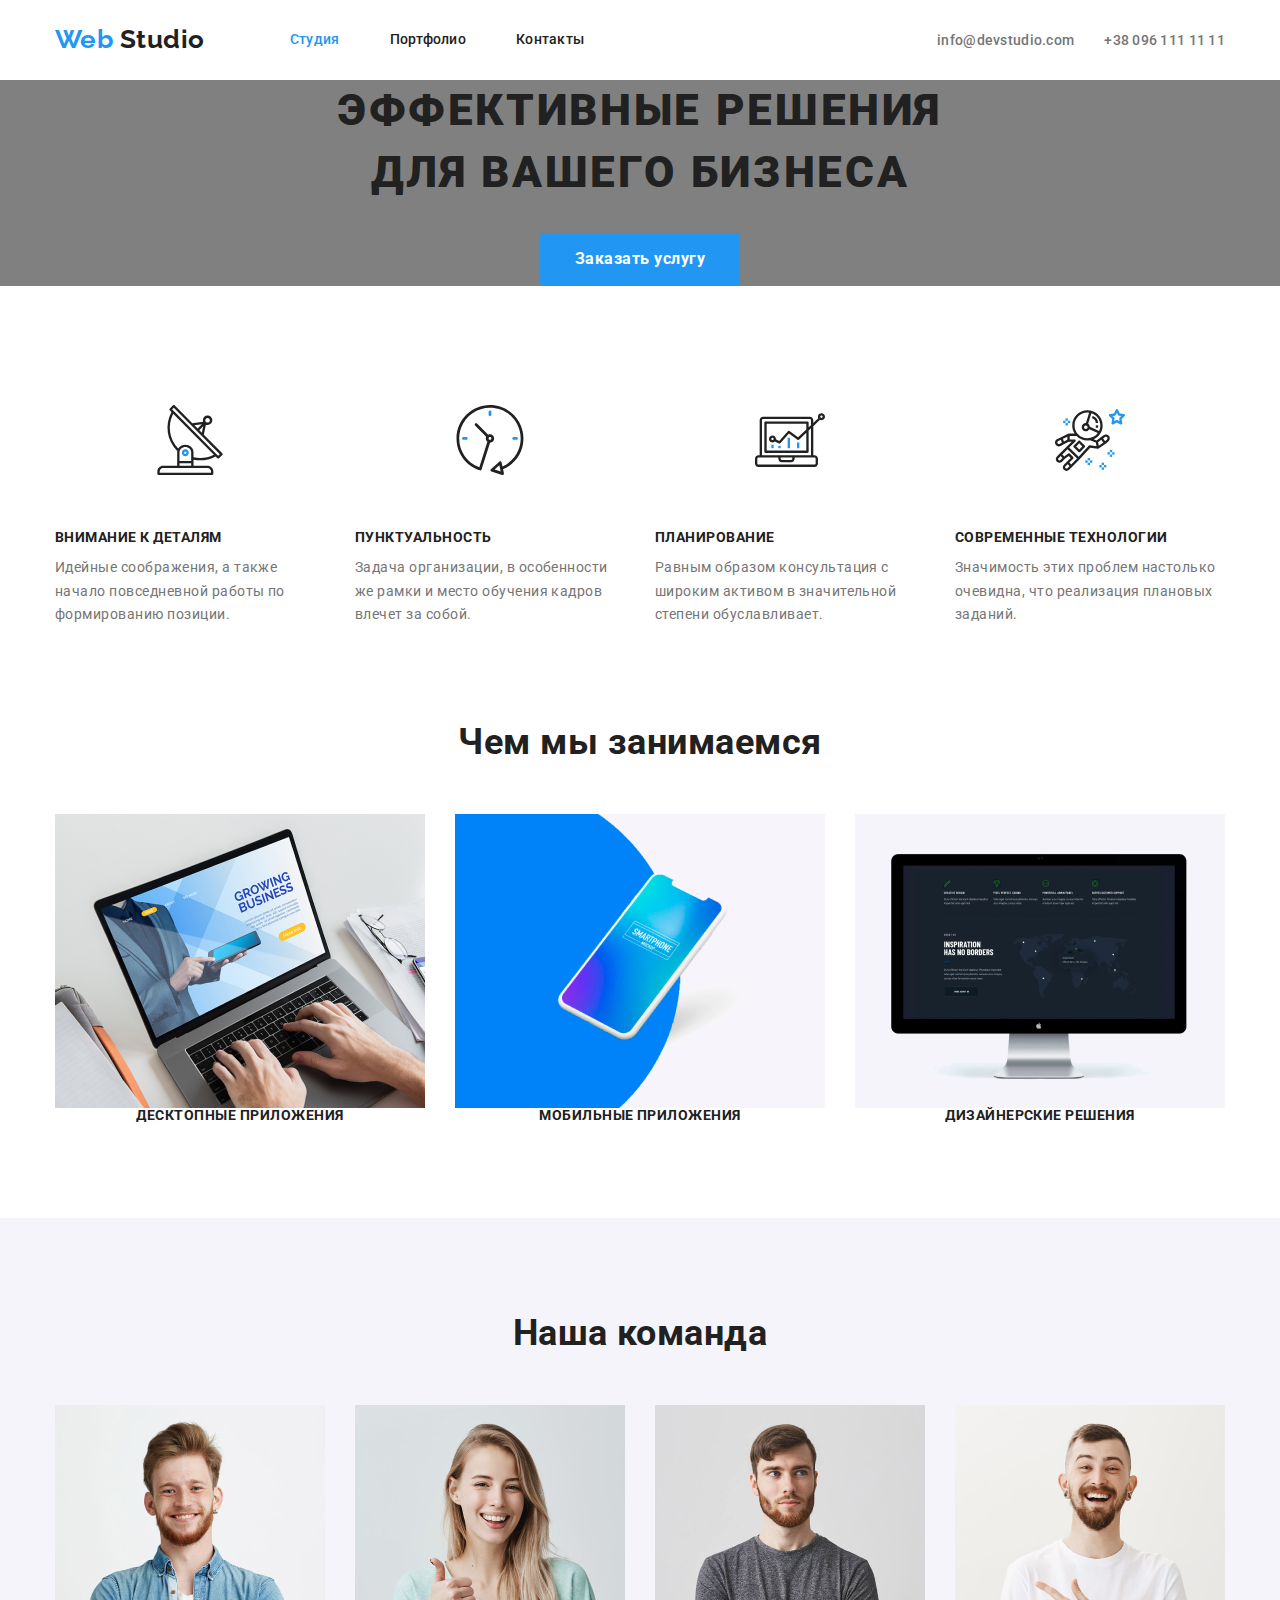
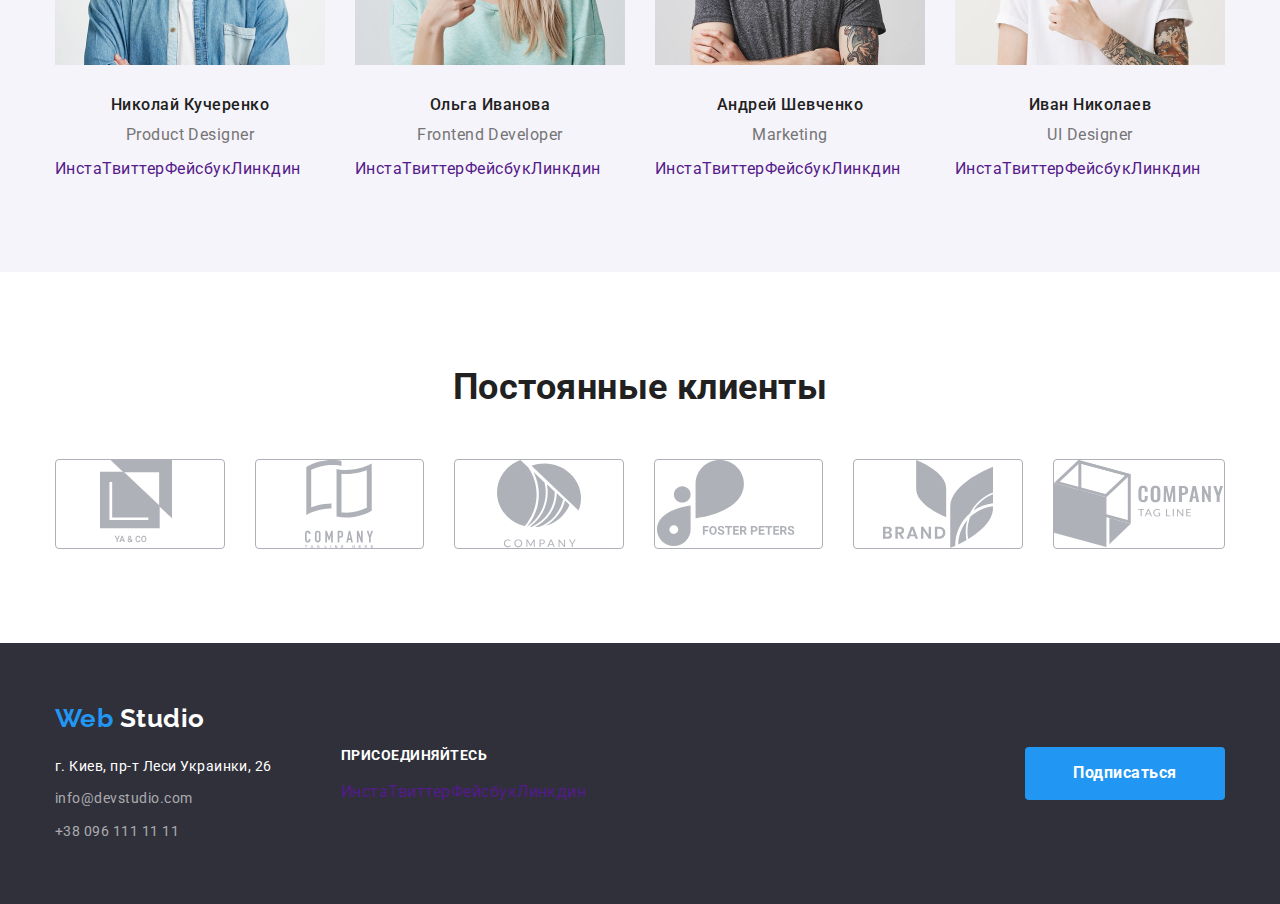
<file: index.html>
<!DOCTYPE html>
<html lang="ru">
  <head>
    <meta charset="UTF-8" />
    <meta name="viewport" content="width=device-width, initial-scale=1.0" />
    <title>Document</title>
    <link
      href="https://fonts.googleapis.com/css2?family=Raleway:wght@700&family=Roboto:wght@400;500;700;900&display=swap"
      rel="stylesheet"
    />
    <link
      rel="stylesheet"
      href="https://cdnjs.cloudflare.com/ajax/libs/modern-normalize/0.7.0/modern-normalize.min.css"
    />
    <link rel="stylesheet" href="./css/styles.css" />
  </head>
  <body class="page">
    <!--Шапка сайт-->
    <header class="header">
      <div class="container">
        <div class="flex-container">
          <nav class="flexbox-nav">
            <a href="./index.html" class="logo head">
              <span class="logo-blue">Web</span>
              <span class="logo-black">Studio</span>
            </a>
            <ul class="site-nav list">
              <li class="item">
                <a href="" class="link current">Студия</a>
              </li>
              <li class="item">
                <a href="./portfolio.html" class="link">Портфолио</a>
              </li>
              <li class="item">
                <a href="" class="link">Контакты</a>
              </li>
            </ul>
          </nav>
          <ul class="contact-nav list">
            <li class="item">
              <a href="mailto:info@devstudio.com" class="link"
                >info@devstudio.com</a
              >
            </li>
            <li class="item">
              <a href="tel:+380961111111" class="link">+38 096 111 11 11</a>
            </li>
          </ul>
        </div>
      </div>
    </header>
    <main>
      <!--Герой-->
      <section class="hero">
        <div>
          <h1 class="hero-title">
            Эффективные решения <br />
            для вашего бизнеса
          </h1>
          <a href="" class="button">Заказать услугу</a>
        </div>
      </section>
      <!--Наши фишки-->
      <section class="section fishki">
        <div class="container">
          <h2 class="section-title visually-hidden">Наши фишки</h2>
          <ul class="list-benefits list">
            <li class="item flex">
              <a href="" class="benefits-link">
                <img
                  src="./img-main/antenna1.svg"
                  alt="антена"
                  class="benefits-img"
                />
              </a>
              <h3 class="benefits-title">Внимание к деталям</h3>
              <p class="benefits-text">
                Идейные соображения, а также начало повседневной работы по
                формированию позиции.
              </p>
            </li>
            <li class="item flex">
              <a href="" class="benefits-link">
                <img
                  src="./img-main/clock1.svg"
                  alt="часы"
                  class="benefits-img"
                />
              </a>
              <h3 class="benefits-title">Пунктуальность</h3>
              <p class="benefits-text">
                Задача организации, в особенности же рамки и место обучения
                кадров влечет за собой.
              </p>
            </li>
            <li class="item flex">
              <a href="" class="benefits-link">
                <img
                  src="./img-main/diagram1.svg"
                  alt="диаграмма"
                  class="benefits-img"
                />
              </a>
              <h3 class="benefits-title">Планирование</h3>
              <p class="benefits-text">
                Равным образом консультация с широким активом в значительной
                степени обуславливает.
              </p>
            </li>
            <li class="item flex">
              <a href="" class="benefits-link">
                <img
                  src="./img-main/astronaut1.svg"
                  alt="астронавт"
                  class="benefits-img"
                />
              </a>
              <h3 class="benefits-title">Современные технологии</h3>
              <p class="benefits-text">
                Значимость этих проблем настолько очевидна, что реализация
                плановых заданий.
              </p>
            </li>
          </ul>
        </div>
      </section>
      <!--Чем мы занимаемся-->
      <section class="section">
        <div class="container">
          <h2 class="section-title">Чем мы занимаемся</h2>
          <ul class="job-title list flex">
            <li class="job-item flex">
              <a href="">
                <img src="./img-main/Laptop.png" alt="компьтер" width="370" />
              </a>
              <h3>Десктопные приложения</h3>
            </li>
            <li class="job-item flex">
              <a href="">
                <img src="./img-main/mobile.png" alt="мобильный" width="370" />
              </a>
              <h3>Мобильные приложения</h3>
            </li>
            <li class="job-item flex">
              <a href="">
                <img src="./img-main/PC.png" alt="монитор" width="370" />
              </a>
              <h3>Дизайнерские решения</h3>
            </li>
          </ul>
        </div>
      </section>
      <!--Наша команда-->
      <section class="section bg">
        <div class="container">
          <h2 class="section-title">Наша команда</h2>
          <ul class="our-team list flex">
            <li class="item flex">
              <img src="./img-main/kolya.jpg" alt="фото" width="270" />
              <div class="team-container">
                <h3>Николай Кучеренко</h3>
                <p lang="eu" class="team-text">Product Designer</p>
                <ul class="social-link list">
                  <li><a href="" aria-label="Instagram">Инста</a></li>
                  <li><a href="" aria-label="Twitter">Твиттер</a></li>
                  <li><a href="" aria-label="Facebook">Фейсбук</a></li>
                  <li><a href="" aria-label="Linkedin">Линкдин</a></li>
                </ul>
              </div>
            </li>

            <li class="item flex">
              <img src="./img-main/olga.jpg" alt="фото" width="270" />
              <div class="team-container">
                <h3>Ольга Иванова</h3>
                <p lang="eu" class="team-text">Frontend Developer</p>
                <ul class="social-link list">
                  <li><a href="" aria-label="Instagram">Инста</a></li>
                  <li><a href="" aria-label="Twitter">Твиттер</a></li>
                  <li><a href="" aria-label="Facebook">Фейсбук</a></li>
                  <li><a href="" aria-label="Linkedin">Линкдин</a></li>
                </ul>
              </div>
            </li>
            <li class="item flex">
              <img src="./img-main/andre.jpg" alt="фото" width="270" />
              <div class="team-container">
                <h3>Андрей Шевченко</h3>
                <p lang="eu" class="team-text">Marketing</p>
                <ul class="social-link list">
                  <li><a href="" aria-label="Instagram">Инста</a></li>
                  <li><a href="" aria-label="Twitter">Твиттер</a></li>
                  <li><a href="" aria-label="Facebook">Фейсбук</a></li>
                  <li><a href="" aria-label="Linkedin">Линкдин</a></li>
                </ul>
              </div>
            </li>
            <li class="item flex">
              <img src="./img-main/ivan.jpg" alt="фото" width="270" />
              <div class="team-container">
                <h3>Иван Николаев</h3>
                <p lang="eu" class="team-text">UI Designer</p>
                <ul class="social-link list">
                  <li><a href="" aria-label="Instagram">Инста</a></li>
                  <li><a href="" aria-label="Twitter">Твиттер</a></li>
                  <li><a href="" aria-label="Facebook">Фейсбук</a></li>
                  <li><a href="" aria-label="Linkedin">Линкдин</a></li>
                </ul>
              </div>
            </li>
          </ul>
        </div>
      </section>
      <!--Постоянные клиенты-->
      <section class="section">
        <div class="container">
          <h2 class="section-title">Постоянные клиенты</h2>
          <ul class="clients list flexbox">
            <li class="clients-item">
              <a href="" class="clients-link">
                <img
                  src="./img-main/logo1.svg"
                  alt="лого компании"
                  class="clients-img"
                />
              </a>
            </li>
            <li class="clients-item">
              <a href="" class="clients-link">
                <img
                  src="./img-main/logo2.svg"
                  alt="лого компании"
                  class="clients-img"
                />
              </a>
            </li>
            <li class="clients-item">
              <a href="" class="clients-link">
                <img
                  src="./img-main/logo3.svg"
                  alt="лого компании"
                  class="clients-img"
                />
              </a>
            </li>
            <li class="clients-item">
              <a href="" class="clients-link">
                <img
                  src="./img-main/logo4.svg"
                  alt="лого компании"
                  class="clients-img"
                />
              </a>
            </li>
            <li class="clients-item">
              <a href="" class="clients-link">
                <img
                  src="./img-main/logo5.svg"
                  alt="лого компании"
                  class="clients-img"
                />
              </a>
            </li>
            <li class="clients-item">
              <a href="" class="clients-link">
                <img
                  src="./img-main/logo6.svg"
                  alt="лого компании"
                  class="clients-img"
                />
              </a>
            </li>
          </ul>
        </div>
      </section>
    </main>
    <!--Футер-->
    <footer class="foot-style">
      <div class="container footer-flex">
        <div class="adress foot-item">
          <a href="./index.html" class="logo footer">
            <span class="logo-blue">Web</span>
            <span class="logo-white">Studio</span>
          </a>
          <address>
            <ul class="list contacts">
              <li class="adr">г. Киев, пр-т Леси Украинки, 26</li>
              <li>
                <a href="mailto:info@devstudio.com" class="link"
                  >info@devstudio.com</a
                >
              </li>
              <li>
                <a href="tel:+380961111111" class="link">+38 096 111 11 11</a>
              </li>
            </ul>
          </address>
        </div>

        <div class="foot-item social">
          <b>присоединяйтесь</b>
          <ul class="social-link list">
            <li><a href="" aria-label="Instagram">Инста</a></li>
            <li><a href="" aria-label="Twitter">Твиттер</a></li>
            <li><a href="" aria-label="Facebook">Фейсбук</a></li>
            <li><a href="" aria-label="Linkedin">Линкдин</a></li>
          </ul>
        </div>
        <div class="foot-item subscribe">
          <a href="" class="button">Подписаться</a>
        </div>
      </div>
    </footer>
  </body>
</html>
</file>
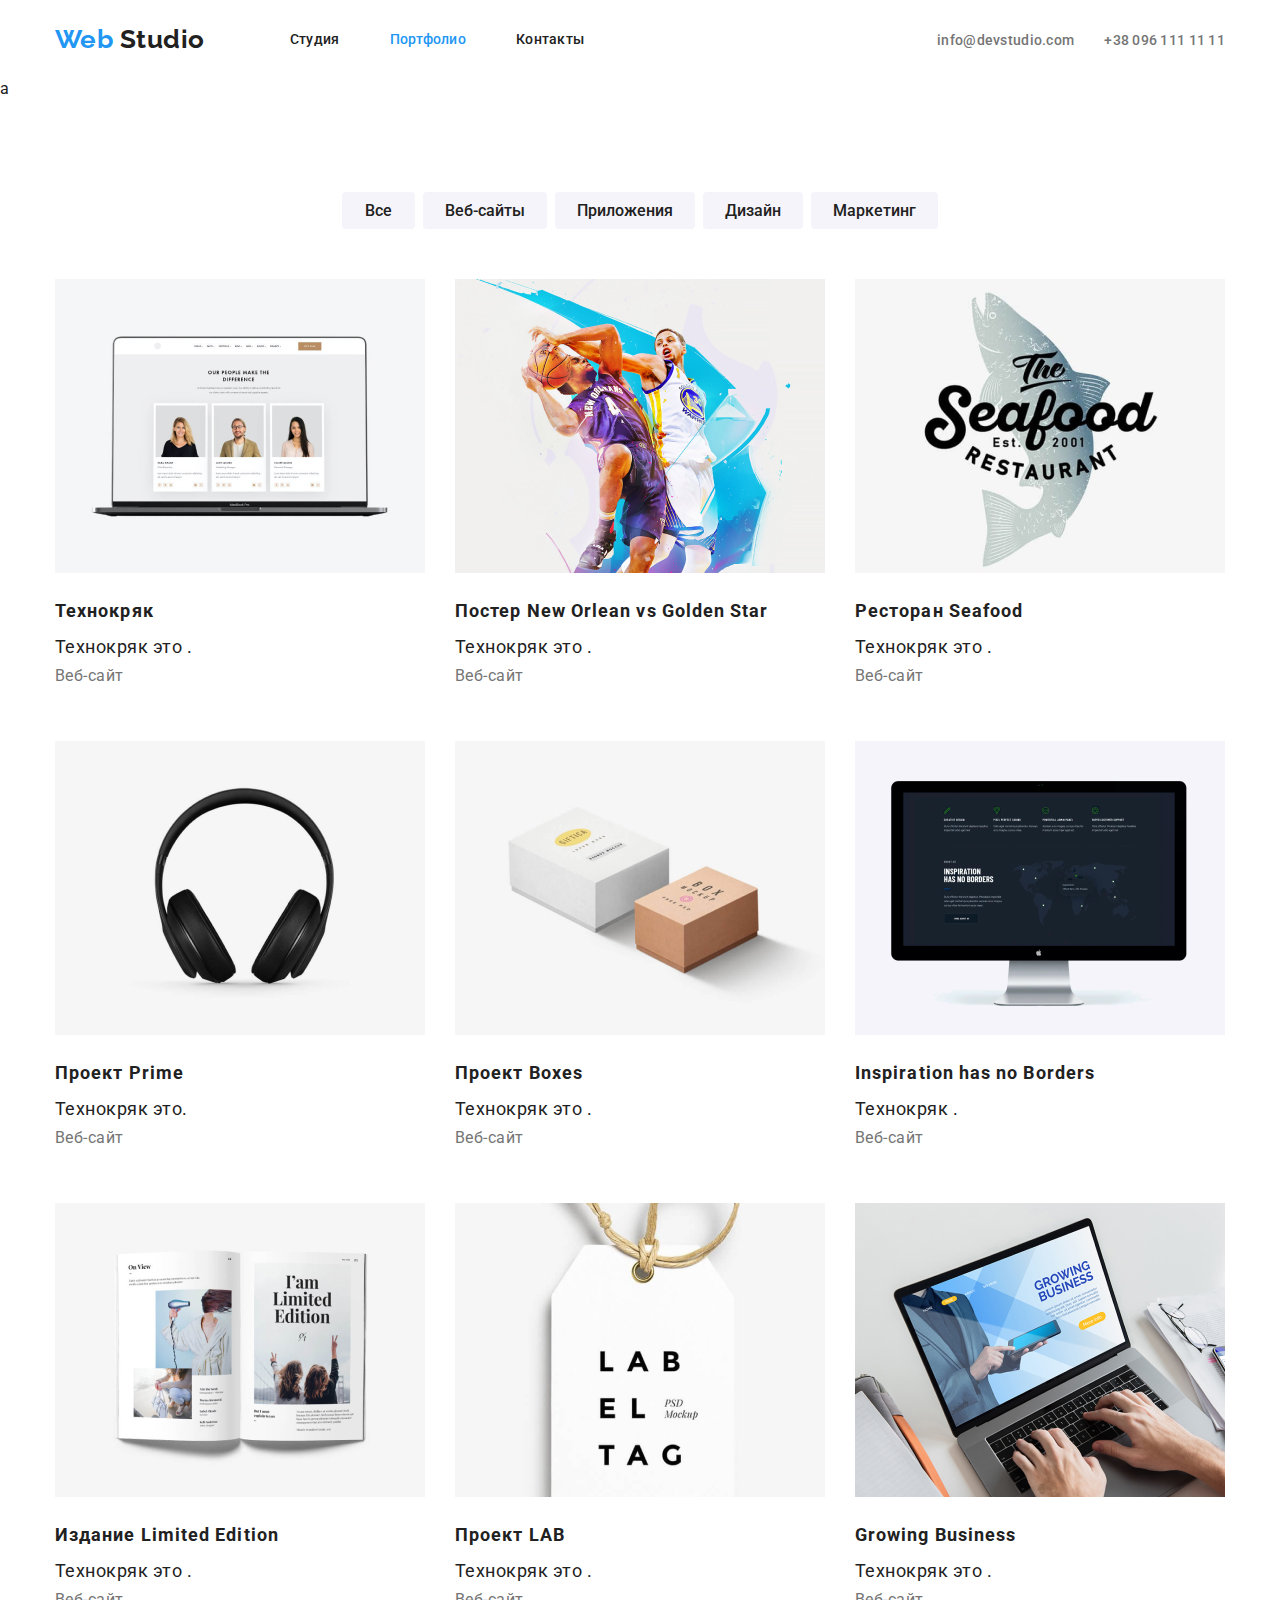
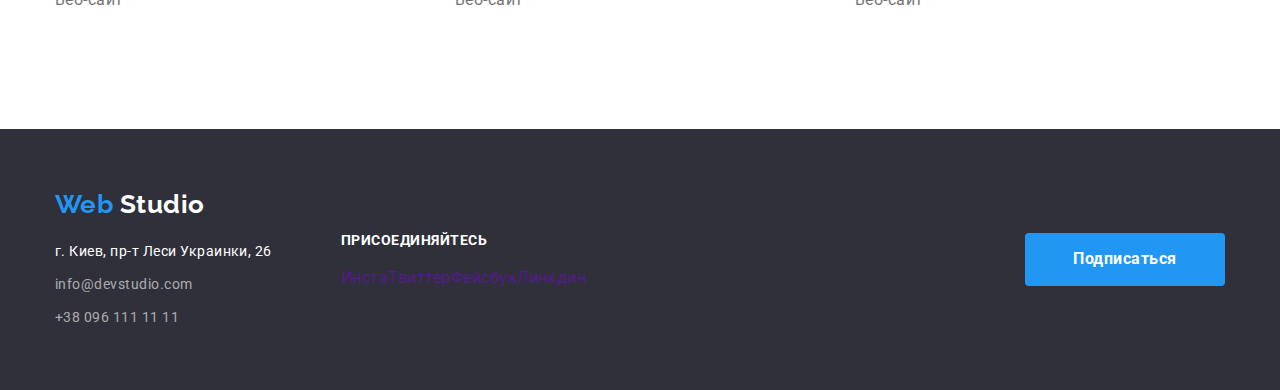
<file: portfolio.html>
<!DOCTYPE html>
<html lang="ru">
  <head>
    <meta charset="UTF-8" />
    <meta name="viewport" content="width=device-width, initial-scale=1.0" />
    <title>Document</title>
    <link
      href="https://fonts.googleapis.com/css2?family=Raleway:wght@700&family=Roboto:wght@400;500;700;900&display=swap"
      rel="stylesheet"
    />
    <link
      rel="stylesheet"
      href="https://cdnjs.cloudflare.com/ajax/libs/modern-normalize/0.7.0/modern-normalize.min.css"
    />
    <link rel="stylesheet" href="./css/styles.css" />
  </head>

  <body class="page">
    <!--Шапка сайт-->
    <header class="header">
      <div class="container">
        <div class="flex-container">
          <nav class="flexbox-nav">
            <a href="./index.html" class="logo head">
              <span class="logo-blue">Web</span>
              <span class="logo-black">Studio</span>
            </a>
            <ul class="site-nav list">
              <li class="item">
                <a href="./index.html" class="link">Студия</a>
              </li>
              <li class="item">
                <a href="" class="link current">Портфолио</a>
              </li>
              <li class="item">
                <a href="" class="link">Контакты</a>
              </li>
            </ul>
          </nav>
          <ul class="contact-nav list">
            <li class="item">
              <a href="mailto:info@devstudio.com" class="link"
                >info@devstudio.com</a
              >
            </li>
            <li class="item">
              <a href="tel:+380961111111" class="link">+38 096 111 11 11</a>
            </li>
          </ul>
        </div>
      </div>
    </header>
    <!-- main container -->
    <main>
      a
      <!-- Портфолио -->
      <section class="portfolio-section">
        <div class="container">
          <h1 class="visually-hidden">Портфолио Товаров</h1>
          <!-- menu -->
          <div class="menu-container">
            <ul class="nav menu list">
              <li class="nav-item list">
                <button class="nav-titel">Все</button>
              </li>
              <li class="nav-item list">
                <button class="nav-titel">Веб-сайты</button>
              </li>
              <li class="nav-item list">
                <button class="nav-titel">Приложения</button>
              </li>
              <li class="nav-item list">
                <button class="nav-titel">Дизайн</button>
              </li>
              <li class="nav-item list">
                <button class="nav-titel">Маркетинг</button>
              </li>
            </ul>
          </div>

          <!-- Виды продуктов-->

          <h2 class="visually-hidden">Виды продуктов</h2>
          <ul class="flex product list">
            <li class="flex list-item">
              <a href="" class="">
                <img
                  src="./img-portfolio/technokryak.jpg"
                  alt="laptop screen"
                />
                <div class="product-container">
                  <h3 class="work-titel">Технокряк</h3>
                  <p>
                    <span>Технокряк это .</span>
                  </p>
                  <p class="work-text">Веб-сайт</p>
                </div>
              </a>
            </li>
            <li class="flex list-item">
              <a href="" class="">
                <img
                  src="./img-portfolio/basketboll.jpg"
                  alt="basketboll players"
                />
                <div class="product-container">
                  <h3 class="work-titel">Постер New Orlean vs Golden Star</h3>
                  <p>
                    <span>Технокряк это .</span>
                  </p>
                  <p class="work-text">Веб-сайт</p>
                </div>
              </a>
            </li>
            <li class="flex list-item">
              <a href="" class="">
                <img src="./img-portfolio/seafood.jpg" alt="fish" />
                <div class="product-container">
                  <h3 class="work-titel">Ресторан Seafood</h3>
                  <p>
                    <span>Технокряк это .</span>
                  </p>
                  <p class="work-text">Веб-сайт</p>
                </div>
              </a>
            </li>
            <li class="flex list-item">
              <a href="" class="">
                <img src="./img-portfolio/headset.jpg" alt="headset" />
                <div class="product-container">
                  <h3 class="work-titel">Проект Prime</h3>
                  <p>
                    <span>Технокряк это.</span>
                  </p>
                  <p class="work-text">Веб-сайт</p>
                </div>
              </a>
            </li>
            <li class="flex list-item">
              <a href="" class="">
                <img src="./img-portfolio/boxes.jpg" alt="boxes" />
                <div class="product-container">
                  <h3 class="work-titel">Проект Boxes</h3>
                  <p>
                    <span>Технокряк это .</span>
                  </p>
                  <p class="work-text">Веб-сайт</p>
                </div>
              </a>
            </li>
            <li class="flex list-item">
              <a href="" class="">
                <img src="./img-portfolio/imac.jpg" alt="imac screen" />
                <div class="product-container">
                  <h3 class="work-titel">Inspiration has no Borders</h3>
                  <p>
                    <span>Технокряк .</span>
                  </p>
                  <p class="work-text">Веб-сайт</p>
                </div>
              </a>
            </li>
            <li class="flex list-item">
              <a href="" class="">
                <img src="./img-portfolio/magazine.jpg" alt="magazine" />
                <div class="product-container">
                  <h3 class="work-titel">Издание Limited Edition</h3>
                  <p>
                    <span>Технокряк это .</span>
                  </p>
                  <p class="work-text">Веб-сайт</p>
                </div>
              </a>
            </li>
            <li class="flex list-item">
              <a href="" class="">
                <img src="./img-portfolio/label.jpg" alt="label" />
                <div class="product-container">
                  <h3 class="work-titel">Проект LAB</h3>
                  <p>
                    <span>Технокряк это .</span>
                  </p>
                  <p class="work-text">Веб-сайт</p>
                </div>
              </a>
            </li>
            <li class="flex list-item">
              <a href="" class="">
                <img src="./img-portfolio/macpro.jpg" alt="mac laptop" />
                <div class="product-container">
                  <h3 class="work-titel">Growing Business</h3>
                  <p>
                    <span>Технокряк это .</span>
                  </p>
                  <p class="work-text">Веб-сайт</p>
                </div>
              </a>
            </li>
          </ul>
        </div>
      </section>
    </main>

    <!-- Футер -->
    <footer class="foot-style">
      <div class="container footer-flex">
        <div class="adress foot-item">
          <a href="./index.html" class="logo footer">
            <span class="logo-blue">Web</span>
            <span class="logo-white">Studio</span>
          </a>
          <address>
            <ul class="list contacts">
              <li class="adr">г. Киев, пр-т Леси Украинки, 26</li>
              <li>
                <a href="mailto:info@devstudio.com" class="link"
                  >info@devstudio.com</a
                >
              </li>
              <li>
                <a href="tel:+380961111111" class="link">+38 096 111 11 11</a>
              </li>
            </ul>
          </address>
        </div>

        <div class="foot-item social">
          <b>присоединяйтесь</b>
          <ul class="social-link list">
            <li><a href="" aria-label="Instagram">Инста</a></li>
            <li><a href="" aria-label="Twitter">Твиттер</a></li>
            <li><a href="" aria-label="Facebook">Фейсбук</a></li>
            <li><a href="" aria-label="Linkedin">Линкдин</a></li>
          </ul>
        </div>
        <div class="foot-item subscribe">
          <a href="" class="button">Подписаться</a>
        </div>
      </div>
    </footer>
  </body>
</html>
</file>
<file: css/styles.css>
/* основной цвет #212121 */
/* вторичный цвет #757575 */
/* акцент  #2196F3 */
/* вторичный цвет фона #F5F4FA */
/* цвет фона подвала #2F303A */

html {
  box-sizing: border-box;
}

*,
*::before,
*::after {
  box-sizing: inherit;
}

/* Utilita */

.visually-hidden {
  position: absolute !important;
  clip: rect(1px 1px 1px 1px);
  /* IE6, IE7 */
  clip: rect(1px, 1px, 1px, 1px);
  padding: 0 !important;
  border: 0 !important;
  height: 1px !important;
  width: 1px !important;
  overflow: hidden;
}
.list {
  list-style: none;
  margin: 0px;
  padding: 0px;
}

/* Остальной код */
:root {
  --main-text-color: #212121;
  --secondary-text-color: #757575;
  --acent-color: #2196f3;
  --main-bg-color: #ffffff;
}

.page {
  background-color: var(--main-bg-color);
  color: var(--main-text-color);
  font-family: Roboto, sans-serif;
  letter-spacing: 0.03em;
}

/* Header container */
.container {
  margin-left: auto;
  margin-right: auto;
  width: 1200px;
  padding-left: 15px;
  padding-right: 15px;
}

.header {
}

/* Logo */

.logo.head {
  font-family: Raleway, sans-serif;
  font-weight: bold;
  font-size: 26px;
  line-height: 1.2;
  display: inline-block;
  padding-top: 24px;
  padding-bottom: 25px;
  margin-right: 85px;
}

.logo-blue {
  color: var(--acent-color);
}
.logo-black {
  color: var(--main-text-color);
}
.logo-white {
  color: var(--main-bg-color);
}
/* navigation */
.flex-container {
  display: flex;
  align-items: center;
  justify-content: flex-end;
}

.flexbox-nav {
  display: flex;
}

.site-nav .link {
  color: var(--main-text-color);
  font-weight: 500;
  font-size: 14px;
  line-height: 1.14;
  letter-spacing: 0.02em;
}
.site-nav .link.current {
  color: var(--acent-color);
}
.site-nav.list {
  display: flex;
}
.site-nav .item + .item {
  margin-left: 50px;
}
.site-nav .link {
  display: block;

  padding-top: 32px;
  padding-bottom: 32px;
}

.contact-nav .link {
  color: var(--secondary-text-color);
  font-weight: 500;
  font-size: 14px;
  line-height: 1.14;
  letter-spacing: 0.02em;
}

.contact-nav.list {
  display: flex;
  margin-left: auto;
}
.contact-nav .item + .item {
  margin-left: 30px;
}

.header .link:hover,
.header .link:focus {
  color: var(--acent-color);
}

/* Hero */
.hero {
  background-color: gray;

  text-align: center;
}
.hero-title {
  font-weight: 900;
  font-size: 44px;
  line-height: 1.4;

  letter-spacing: 0.06em;
  text-transform: uppercase;
  margin-top: 0px;
  margin-bottom: 30px;
}

/* Button */
.button {
  display: inline-block;
  border-radius: 4px;
  padding: 11px 32px;
  min-width: 200px;

  background-color: var(--acent-color);
  color: #ffffff;
  font-weight: bold;
  font-size: 16px;
  line-height: 1.9;
  text-align: center;
}
/* Section */
.section {
  padding-top: 94px;
  padding-bottom: 94px;
}
.section.fishki {
  padding-bottom: 0px;
}

.section-title {
  color: var(--main-text-color);

  font-weight: 700;
  font-size: 36px;
  line-height: 1.2;
  text-align: center;
  margin-top: 0px;
  margin-bottom: 50px;
}
/* Наши фишки */
.list-benefits {
  display: flex;
  margin: -15px;
}
.item.flex {
  width: calc((100% - 90px) / 4);

  margin: 15px;
}

.benefits-link {
  display: block;
  margin-bottom: 30px;
}
.benefits-img {
  padding: 25px 100px;
  display: block;
}

.benefits-title {
  font-weight: 700;
  font-size: 14px;
  line-height: 1.14;
  text-transform: uppercase;
  margin-top: 0px;
  margin-bottom: 10px;
}
.benefits-text {
  color: var(--secondary-text-color);

  font-weight: 400;
  font-size: 14px;
  line-height: 1.7;
  margin: 0px;
}

/* Чем мы занимаемся */
.job-title h3 {
  font-weight: 700;
  font-size: 14px;
  line-height: 1.14;
  text-align: center;
  text-transform: uppercase;
}
.job-title h3 {
  margin: 0px;
}
.job-title.flex {
  display: flex;
}
.job-item.flex {
  width: calc((100% - 60px) / 3);
  margin-right: 30px;
}
.job-item.flex:last-child {
  margin-right: 0px;
}
.job-item > a {
  display: block;
}
.job-item img {
  display: block;
}
/* Наша команда */
.section.bg {
  background-color: #f5f4fa;
}

.team-container {
  padding-top: 30px;
}

.our-team.flex {
  display: flex;
  margin: -15px;
}
.item.flex > img {
  display: block;
}

.our-team h3 {
  font-weight: 500;
  font-size: 16px;
  line-height: 1.2;
  text-align: center;
  margin-top: 0px;
  margin-bottom: 10px;
}
.team-text {
  color: var(--secondary-text-color);
  font-weight: 400;
  font-size: 16px;
  line-height: 1.2;
  text-align: center;
  margin-top: 0px;
  margin-bottom: 16px;
}
.social-link.list a:hover,
.social-link.list a:focus {
  color: var(--acent-color);
}

.social-link.list {
  display: flex;
}
/* Постоянные клиенты */
.clients.flexbox {
  display: flex;
  margin: -15px;
}
.clients-item {
  width: calc((100% - 150px) / 6);
  margin: 15px;
}

.clients-link {
  display: flex;
  height: 90px;

  border: 1px solid #afb1b8;
  border-radius: 4px;
}

.clients-link:hover,
.clients-link:focus {
  border-color: var(--acent-color);
}

.clients-img {
  display: block;
  margin: 0px auto;
}

/* a NONE */

a {
  text-decoration: none;
  cursor: pointer;
}

/* Footer */

.logo.footer {
  display: inline-block;
  margin-bottom: 20px;

  font-family: Raleway, sans-serif;
  font-weight: bold;
  font-size: 26px;
  line-height: 1.2;
}
.adress.foot-item {
  padding-top: 60px;
  padding-bottom: 60px;
}
.foot-style {
  background-color: #2f303a;
  color: white;
}

.list.contacts > li:not(:last-child) {
  margin-bottom: 9px;
}
.contacts.link {
  display: inline-block;
}

.list .adr {
  font-style: normal;
  font-weight: 400;
  font-size: 14px;
  line-height: 1.7;
}

.foot-style .link {
  color: rgba(255, 255, 255, 0.6);
  font-style: normal;
  font-weight: 400;
  font-size: 14px;
  line-height: 1.7;
}
div > b {
  display: inline-block;
  font-weight: 700;
  font-size: 14px;
  line-height: 1.2;
  text-transform: uppercase;
  margin-bottom: 20px;
}

.footer-flex {
  display: flex;
  align-items: center;
  justify-content: flex-end;
}
.foot-item.subscribe {
  margin-left: auto;
}
.foot-item.social {
  margin-left: 69px;
}

.foot-style .link:hover,
.foot-style .link:focus {
  color: var(--acent-color);
}

/* Styles Portfolio */

.portfolio-section {
  padding-top: 93px;
  padding-bottom: 94px;
}
/* menu */

.menu-container {
  padding-bottom: 16px;
  margin-bottom: 34px;
}

.nav.menu.list {
  display: flex;
  justify-content: center;
}
.nav-item.list:not(:last-child) {
  margin-right: 8px;
}

.nav-titel {
  color: var(--main-text-color);
  background-color: #f5f4fa;
  font-family: inherit;
  font-weight: 500;
  font-size: 16px;
  line-height: 1.6;
  cursor: pointer;
  border-radius: 4px;
  min-width: 73px;
  text-align: center;
  padding: 6px 22px;
  border: none;
}
.nav-titel:hover {
  color: var(--main-bg-color);
  background-color: var(--acent-color);
}
/* Портфолио продуктов */

.product-container {
  padding-top: 20px;
  padding-bottom: 20px;
}
.product.list {
  display: flex;
  flex-wrap: wrap;
}

.product a {
  display: inline-block;
}
.product img {
  display: block;
}

.flex.list-item {
  width: calc((100% - 60px) / 3);

  margin-right: 30px;
  margin-bottom: 30px;
}

.flex.list-item:nth-child(3n) {
  margin-right: 0px;
}

.list-item:nth-last-child(-n + 3) {
  margin-bottom: 0px;
}

.work-titel {
  color: var(--main-text-color);
  font-weight: 700;
  font-size: 18px;
  line-height: 2;
  letter-spacing: 0.06em;
  margin-top: 0px;
  margin-bottom: 4px;
}
.product p {
  margin: 0px;
}

.product .work-text {
  color: var(--secondary-text-color);
  font-size: 16px;
  line-height: 1.87;
}

p > span {
  color: var(--main-text-color);
  font-size: 18px;
  line-height: 1.56;
}
</file>
